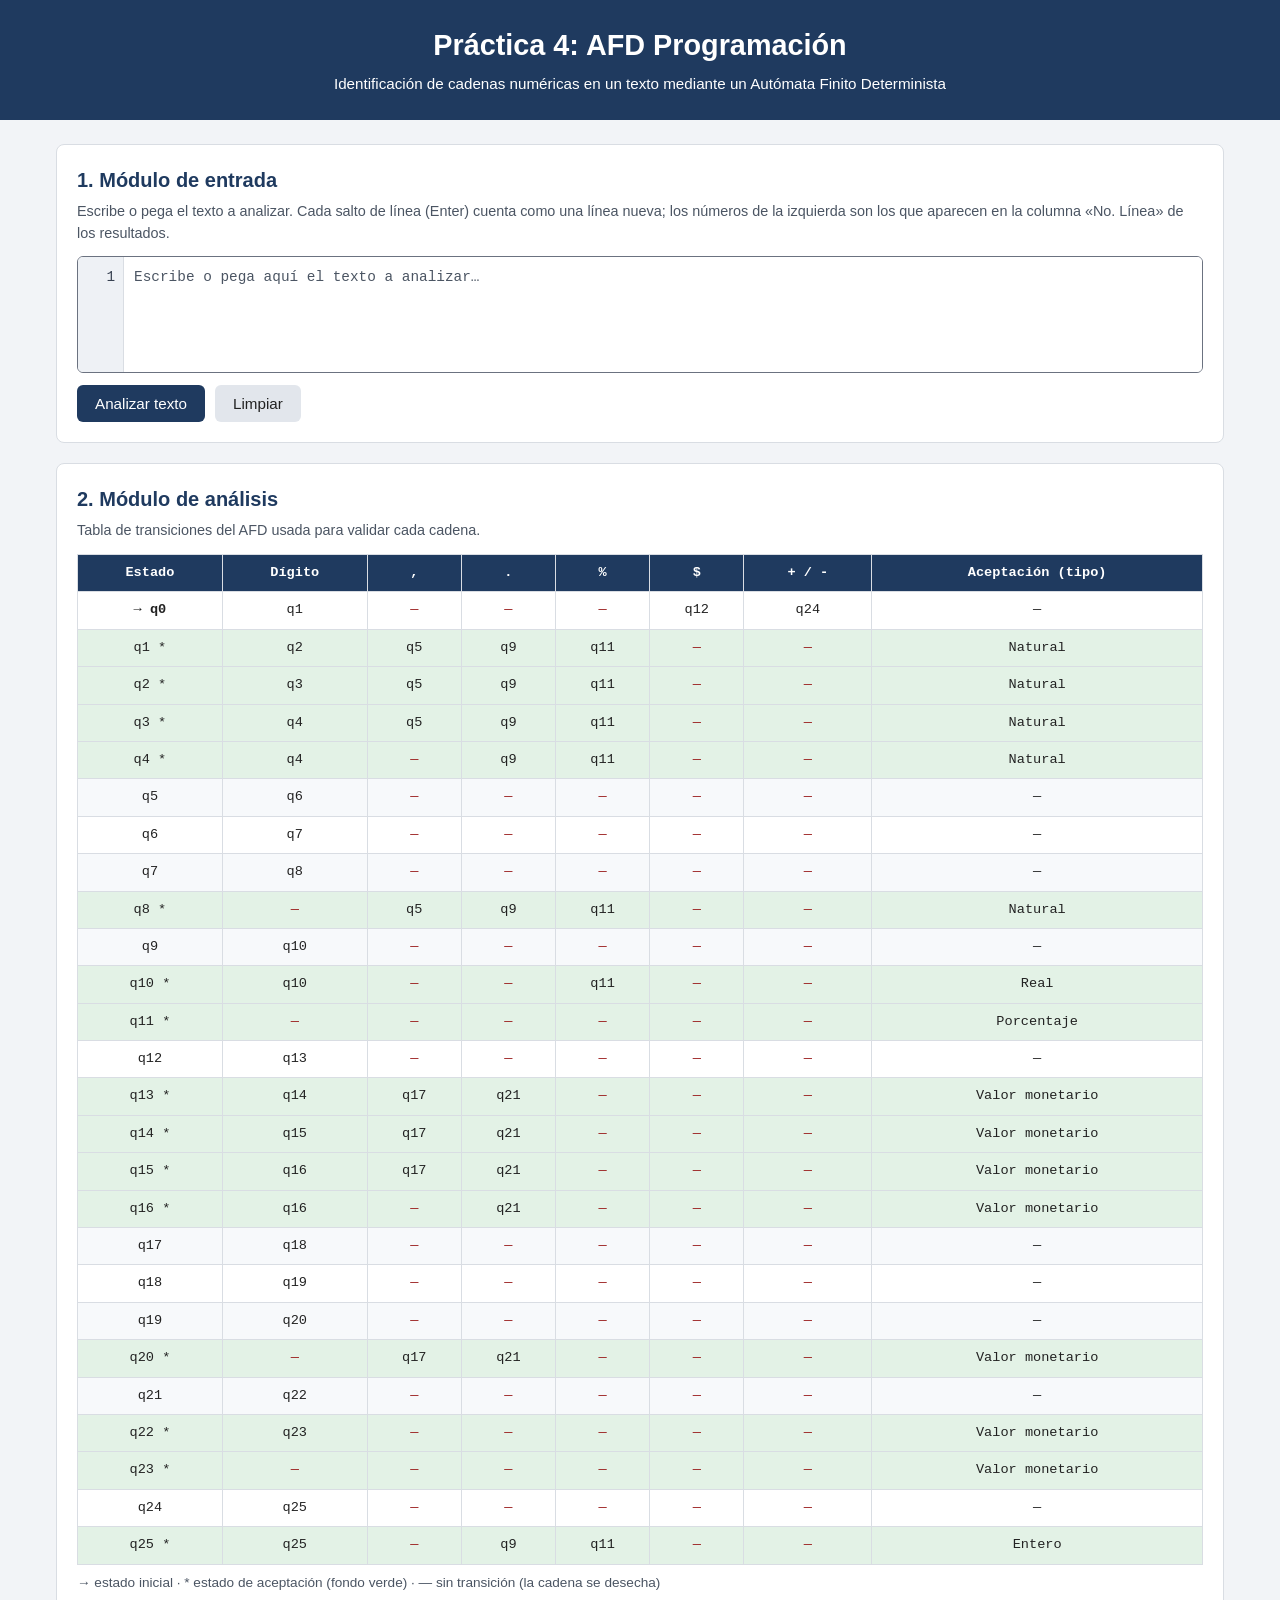
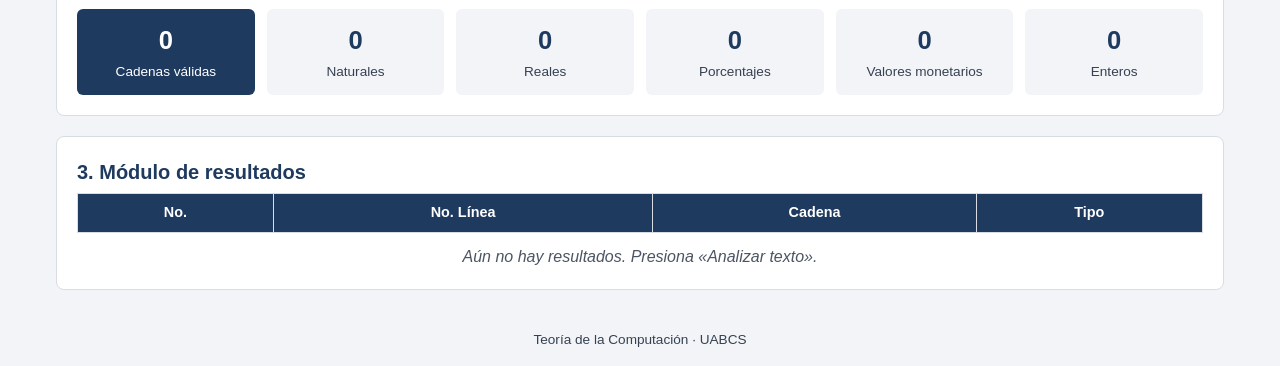
<file: index.html>
<!doctype html>
<html lang="es">
  <head>
    <meta charset="UTF-8" />
    <meta name="viewport" content="width=device-width, initial-scale=1.0" />
    <title>PR04 - AFD Programación</title>
    <link rel="stylesheet" href="styles.css" />
  </head>
  <body>
    <header class="encabezado">
      <h1>Práctica 4: AFD Programación</h1>
      <p>
        Identificación de cadenas numéricas en un texto mediante un Autómata
        Finito Determinista
      </p>
    </header>

    <main class="contenedor">
      <!-- Módulo de entrada -->
      <section class="modulo" id="modulo-entrada">
        <h2>1. Módulo de entrada</h2>
        <p class="ayuda">
          Escribe o pega el texto a analizar. Cada salto de línea (Enter) cuenta
          como una línea nueva; los números de la izquierda son los que aparecen
          en la columna «No. Línea» de los resultados.
        </p>

        <div class="editor">
          <div class="editor-lineas" id="numeros-linea" aria-hidden="true"></div>
          <textarea
            id="texto-entrada"
            spellcheck="false"
            aria-label="Texto a analizar"
            placeholder="Escribe o pega aquí el texto a analizar…"
          ></textarea>
        </div>
        <div class="editor-medidor" id="medidor-lineas" aria-hidden="true"></div>

        <div class="botones">
          <button type="button" id="btn-analizar" class="btn btn-principal">
            Analizar texto
          </button>
          <button type="button" id="btn-limpiar" class="btn btn-secundario">
            Limpiar
          </button>
        </div>
      </section>

      <!-- Módulo de análisis -->
      <section class="modulo" id="modulo-analisis">
        <h2>2. Módulo de análisis</h2>
        <p class="ayuda">
          Tabla de transiciones del AFD usada para validar cada cadena.
        </p>

        <div class="tabla-scroll">
          <table id="tabla-transiciones" class="tabla">
            <thead id="transiciones-encabezado"></thead>
            <tbody id="transiciones-cuerpo"></tbody>
          </table>
        </div>
        <p class="leyenda">
          → estado inicial · * estado de aceptación (fondo verde) · — sin
          transición (la cadena se desecha)
        </p>

        <div class="resumen" id="resumen"></div>
      </section>

      <!-- Módulo de resultados -->
      <section class="modulo" id="modulo-resultados">
        <h2>3. Módulo de resultados</h2>

        <div class="tabla-scroll">
          <table id="tabla-resultados" class="tabla">
            <thead>
              <tr>
                <th>No.</th>
                <th>No. Línea</th>
                <th>Cadena</th>
                <th>Tipo</th>
              </tr>
            </thead>
            <tbody id="resultados-cuerpo"></tbody>
          </table>
        </div>

        <p id="mensaje-vacio" class="mensaje-vacio">
          Aún no hay resultados. Presiona «Analizar texto».
        </p>
      </section>
    </main>

    <footer class="pie">
      <p>Teoría de la Computación · UABCS</p>
    </footer>

    <script src="script.js"></script>
  </body>
</html>
</file>
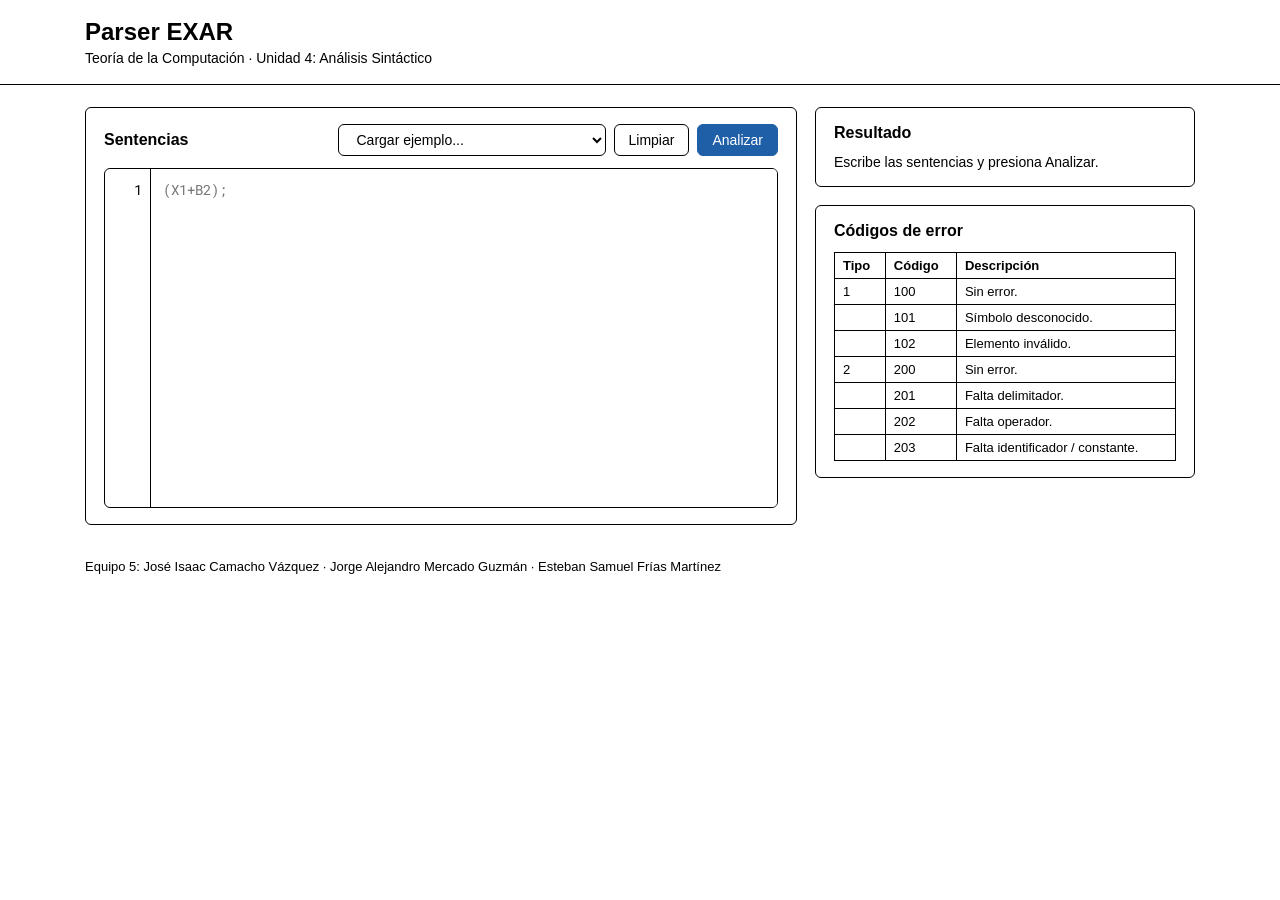
<file: 02-parser-exar/index.html>
<!doctype html>
<html lang="es">
  <head>
    <meta charset="UTF-8" />
    <meta name="viewport" content="width=device-width, initial-scale=1.0" />
    <title>Parser EXAR</title>
    <link rel="preconnect" href="https://fonts.googleapis.com" />
    <link rel="preconnect" href="https://fonts.gstatic.com" crossorigin />
    <link
      href="https://fonts.googleapis.com/css2?family=Plus+Jakarta+Sans:wght@400;700&family=Roboto+Mono:wght@400;500&display=swap"
      rel="stylesheet"
    />
    <link rel="stylesheet" href="css/estilos.css" />
  </head>
  <body>
    <!-- ---- ENCABEZADO ---- -->
    <header class="encabezado">
      <div class="contenedor">
        <h1>Parser EXAR</h1>
        <p>Teoría de la Computación &middot; Unidad 4: Análisis Sintáctico</p>
      </div>
    </header>

    <main class="contenedor">
      <div class="columnas">
        <!-- ---- MÓDULO DE ENTRADA ---- -->
        <section class="panel">
          <div class="panel-cabecera">
            <h2>Sentencias</h2>
            <div class="acciones">
              <select id="ejemplos">
                <option value="">Cargar ejemplo...</option>
                <option value="0">5.3.1 Sin error</option>
                <option value="1">5.3.2 Símbolo desconocido</option>
                <option value="2">5.3.3 Elemento inválido</option>
                <option value="3">5.3.4 Falta delimitador</option>
                <option value="4">5.3.5 Falta operador</option>
                <option value="5">5.3.6 Falta identificador / constante</option>
                <option value="6">5.3.7 Falta identificador / constante</option>
              </select>
              <button id="btnLimpiar" class="boton secundario" type="button">
                Limpiar
              </button>
              <button id="btnAnalizar" class="boton" type="button">
                Analizar
              </button>
            </div>
          </div>

          <div class="editor">
            <div id="numeros" class="numeros"></div>
            <textarea
              id="entrada"
              spellcheck="false"
              wrap="off"
              placeholder="(X1+B2);"
            ></textarea>
          </div>
        </section>

        <div class="lateral">
          <!-- ---- MÓDULO DE RESULTADOS ---- -->
          <section class="panel">
            <h2>Resultado</h2>
            <div id="resultado" class="resultado">
              <p class="mensaje-vacio">
                Escribe las sentencias y presiona Analizar.
              </p>
            </div>
          </section>

          <!-- ---- CÓDIGOS DE ERROR ---- -->
          <section class="panel">
            <h2>Códigos de error</h2>
            <table class="tabla">
              <thead>
                <tr>
                  <th>Tipo</th>
                  <th>Código</th>
                  <th>Descripción</th>
                </tr>
              </thead>
              <tbody id="tablaCodigos"></tbody>
            </table>
          </section>
        </div>
      </div>
    </main>

    <!-- ---- PIE DE PÁGINA ---- -->
    <footer class="pie">
      <div class="contenedor">
        Equipo 5: José Isaac Camacho Vázquez &middot; Jorge Alejandro Mercado
        Guzmán &middot; Esteban Samuel Frías Martínez
      </div>
    </footer>

    <!-- ---- SCRIPTS ---- -->
    <script src="js/errores.js"></script>
    <script src="js/entrada.js"></script>
    <script src="js/analisis.js"></script>
    <script src="js/resultados.js"></script>
    <script src="js/main.js"></script>
  </body>
</html>
</file>
<file: styles.css>
/* Paleta accesible (WCAG 2.1): texto AAA y controles 3:1 o más. */
:root {
  --azul-marino: #1f3a5f;
  --azul-hover: #2c5282;
  --fondo: #f2f4f7;
  --superficie: #ffffff;
  --fila-par: #f7f9fb;
  --fondo-gutter: #eef1f5;
  --texto: #222222;
  --texto-secundario: #374151;
  --texto-ayuda: #4b5563;
  --borde: #d9dde3;
  --borde-control: #6b7280;
  --foco: #2563eb;
  --aceptacion: #e3f2e6;
  --error: #991b1b;
  --natural: #1e40af;
  --real: #6b21a8;
  --porcentaje: #7c2d12;
  --monetario: #15602e;
  --entero: #9f1239;
  --fuente-codigo: Consolas, 'Courier New', monospace;
}

* {
  box-sizing: border-box;
  margin: 0;
  padding: 0;
}

body {
  font-family: Arial, Helvetica, sans-serif;
  background-color: var(--fondo);
  color: var(--texto);
  line-height: 1.5;
}

.encabezado {
  background-color: var(--azul-marino);
  color: #fff;
  text-align: center;
  padding: 24px 16px;
}

.encabezado h1 {
  font-size: 1.8rem;
  margin-bottom: 6px;
}

.encabezado p {
  font-size: 0.95rem;
}

.pie {
  text-align: center;
  padding: 16px;
  font-size: 0.85rem;
  color: var(--texto-secundario);
}

.contenedor {
  max-width: 1200px;
  margin: 24px auto;
  padding: 0 16px;
}

.modulo {
  background-color: var(--superficie);
  border: 1px solid var(--borde);
  border-radius: 8px;
  padding: 20px;
  margin-bottom: 20px;
}

.modulo h2 {
  font-size: 1.25rem;
  color: var(--azul-marino);
  margin-bottom: 6px;
}

.ayuda {
  font-size: 0.9rem;
  color: var(--texto-ayuda);
  margin-bottom: 12px;
}

/* Editor */
.editor {
  display: grid;
  grid-template-columns: auto 1fr;
  border: 1px solid var(--borde-control);
  border-radius: 6px;
  overflow: hidden;
}

.editor:focus-within {
  outline: 2px solid var(--foco);
  outline-offset: 2px;
}

.editor-lineas,
#texto-entrada,
.editor-medidor {
  font-family: var(--fuente-codigo);
  font-size: 0.9rem;
  line-height: 1.5;
}

.editor-lineas {
  background-color: var(--fondo-gutter);
  color: var(--texto-secundario);
  border-right: 1px solid var(--borde);
  padding: 10px 8px 10px 12px;
  text-align: right;
  user-select: none;
  min-width: 3.2em;
}

#texto-entrada {
  width: 100%;
  min-height: 8em;
  padding: 10px;
  border: none;
  outline: none;
  resize: none;
  overflow: hidden;
  white-space: pre-wrap;
  overflow-wrap: break-word;
  color: var(--texto);
  background-color: var(--superficie);
}

#texto-entrada::placeholder {
  color: var(--texto-ayuda);
  opacity: 1;
}

/* Medidor invisible de líneas */
.editor-medidor {
  position: absolute;
  left: -9999px;
  top: 0;
  visibility: hidden;
  white-space: pre-wrap;
  overflow-wrap: break-word;
}

/* Botones */
.botones {
  margin-top: 12px;
  display: flex;
  gap: 10px;
}

.btn {
  padding: 10px 18px;
  font-size: 0.95rem;
  border: none;
  border-radius: 6px;
  cursor: pointer;
}

.btn:focus-visible {
  outline: 2px solid var(--foco);
  outline-offset: 2px;
}

.btn-principal {
  background-color: var(--azul-marino);
  color: #fff;
}

.btn-principal:hover {
  background-color: var(--azul-hover);
}

.btn-secundario {
  background-color: #e2e6ec;
  color: var(--texto);
}

.btn-secundario:hover {
  background-color: #cfd5de;
}

/* Tablas */
.tabla-scroll {
  overflow-x: auto;
}

.tabla {
  width: 100%;
  border-collapse: collapse;
  font-size: 0.9rem;
}

.tabla th,
.tabla td {
  border: 1px solid var(--borde);
  padding: 8px 10px;
  text-align: center;
}

.tabla th {
  background-color: var(--azul-marino);
  color: #fff;
}

.tabla tbody tr:nth-child(even) {
  background-color: var(--fila-par);
}

#tabla-transiciones {
  font-family: var(--fuente-codigo);
  font-size: 0.85rem;
}

.leyenda {
  font-size: 0.85rem;
  color: var(--texto-ayuda);
  margin-top: 8px;
}

.estado-inicial {
  font-weight: bold;
}

.tabla tbody tr.estado-final {
  background-color: var(--aceptacion);
}

.estado-error {
  color: var(--error);
}

/* Resumen */
.resumen {
  display: grid;
  grid-template-columns: repeat(auto-fit, minmax(130px, 1fr));
  gap: 12px;
  margin-top: 16px;
}

.tarjeta {
  background-color: var(--fondo);
  border-radius: 6px;
  padding: 12px;
  text-align: center;
}

.tarjeta-numero {
  display: block;
  font-size: 1.6rem;
  font-weight: bold;
  color: var(--azul-marino);
}

.tarjeta-texto {
  font-size: 0.85rem;
  color: var(--texto-secundario);
}

.tarjeta-total {
  background-color: var(--azul-marino);
}

.tarjeta-total .tarjeta-numero,
.tarjeta-total .tarjeta-texto {
  color: #fff;
}

/* Tipos de cadena */
.tipo-natural {
  color: var(--natural);
  font-weight: bold;
}
.tipo-real {
  color: var(--real);
  font-weight: bold;
}
.tipo-porcentaje {
  color: var(--porcentaje);
  font-weight: bold;
}
.tipo-monetario {
  color: var(--monetario);
  font-weight: bold;
}
.tipo-entero {
  color: var(--entero);
  font-weight: bold;
}

.mensaje-vacio {
  margin-top: 12px;
  text-align: center;
  color: var(--texto-ayuda);
  font-style: italic;
}

.oculto {
  display: none;
}
</file>
<file: 02-parser-exar/css/estilos.css>
/* ---- ESTILOS BASE ---- */

* {
  box-sizing: border-box;
}

body {
  margin: 0;
  font-family: Arial, Helvetica, sans-serif;
  font-size: 15px;
  color: #000;
  background: #fff;
}

.contenedor {
  max-width: 1150px;
  margin: 0 auto;
  padding: 0 20px;
}

/* ---- ENCABEZADO ---- */

.encabezado {
  padding: 18px 0;
  margin-bottom: 22px;
  border-bottom: 1px solid #000;
}

.encabezado h1 {
  margin: 0;
  font-size: 24px;
}

.encabezado p {
  margin: 4px 0 0;
  font-size: 14px;
}

/* ---- DISTRIBUCIÓN ---- */

.columnas {
  display: grid;
  grid-template-columns: 1fr 380px;
  gap: 18px;
  align-items: start;
}

.panel {
  border: 1px solid #000;
  border-radius: 6px;
  padding: 16px 18px;
  margin-bottom: 18px;
}

.panel h2 {
  margin: 0 0 12px;
  font-size: 16px;
}

.panel-cabecera {
  display: flex;
  justify-content: space-between;
  align-items: center;
  flex-wrap: wrap;
  gap: 10px;
  margin-bottom: 12px;
}

.panel-cabecera h2 {
  margin: 0;
}

.acciones {
  display: flex;
  gap: 8px;
}

/* ---- CONTROLES ---- */

.boton,
select {
  font-family: inherit;
  font-size: 14px;
  padding: 6px 14px;
  border: 1px solid #000;
  border-radius: 6px;
  background: #fff;
  color: #000;
  cursor: pointer;
}

.boton {
  background: #1f5fa8;
  border-color: #1f5fa8;
  color: #fff;
}

.boton:hover {
  background: #174c88;
}

.boton.secundario {
  background: #fff;
  border-color: #000;
  color: #000;
}

.boton.secundario:hover {
  background: #eee;
}

/* ---- EDITOR ---- */

.editor {
  display: flex;
  border: 1px solid #000;
  border-radius: 6px;
  height: 340px;
  overflow: hidden;
}

.numeros {
  width: 46px;
  padding: 10px 8px 10px 0;
  border-right: 1px solid #000;
  font-family: 'Roboto Mono', Consolas, monospace;
  font-size: 14px;
  line-height: 22px;
  text-align: right;
  overflow: hidden;
  user-select: none;
}

.numeros .linea-error {
  color: #c00;
  font-weight: bold;
}

.editor textarea {
  flex: 1;
  border: none;
  outline: none;
  resize: none;
  padding: 10px 12px;
  font-family: 'Roboto Mono', Consolas, monospace;
  font-size: 14px;
  line-height: 22px;
  white-space: pre;
  overflow: auto;
}

.nota {
  margin: 10px 0 0;
  font-size: 13px;
}

code,
kbd {
  font-family: 'Roboto Mono', Consolas, monospace;
  font-size: 12px;
}

/* ---- RESULTADO ---- */

.mensaje-vacio {
  margin: 0;
  font-size: 14px;
}

.linea-resultado {
  font-family: 'Roboto Mono', Consolas, monospace;
  font-size: 14px;
}

.linea-resultado.error {
  color: #c00;
}

.detalle {
  margin: 8px 0 0;
  font-size: 13px;
}

/* ---- TABLA DE CÓDIGOS ---- */

.tabla {
  width: 100%;
  border-collapse: collapse;
  font-size: 13px;
}

.tabla th,
.tabla td {
  border: 1px solid #000;
  padding: 5px 8px;
  text-align: left;
}

/* ---- PIE DE PÁGINA ---- */

.pie {
  padding: 16px 0 26px;
  font-size: 13px;
}

/* ---- DISEÑO RESPONSIVO ---- */

@media (max-width: 900px) {
  .columnas {
    grid-template-columns: 1fr;
  }
}
</file>
